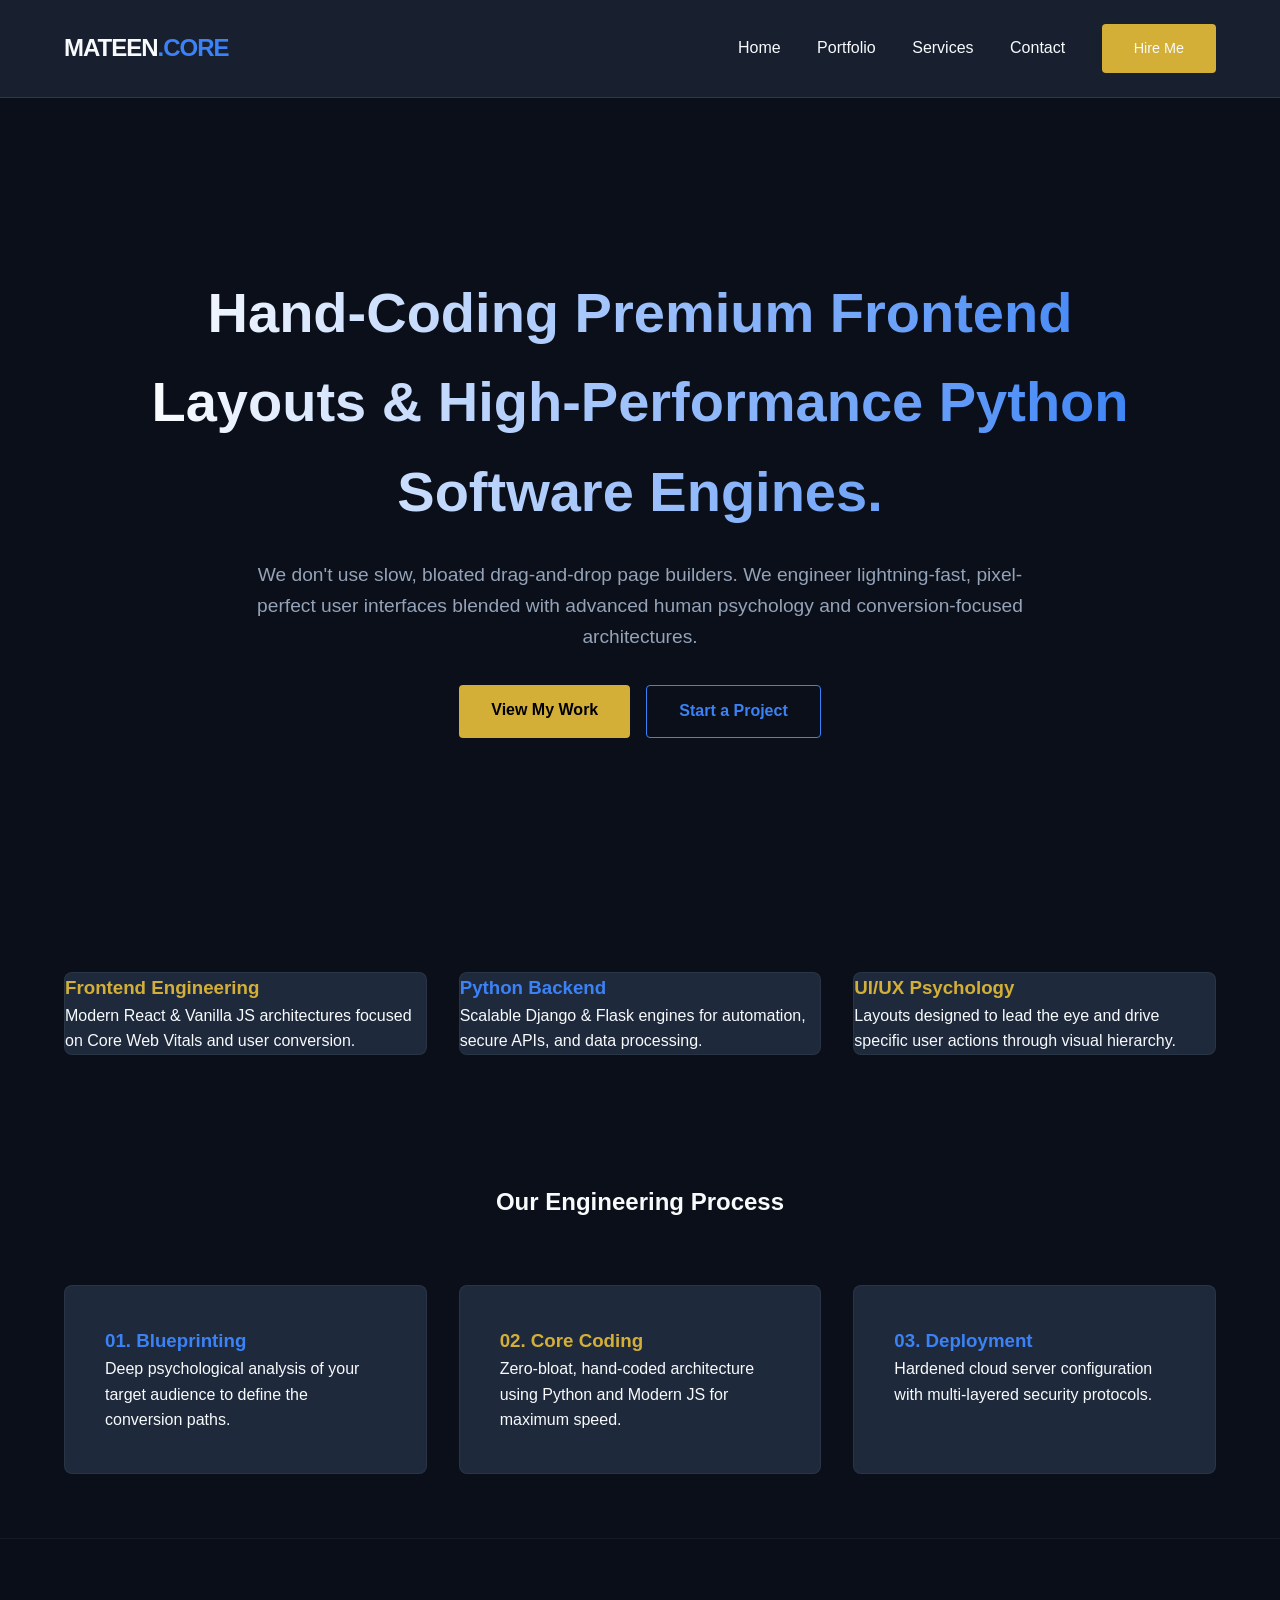
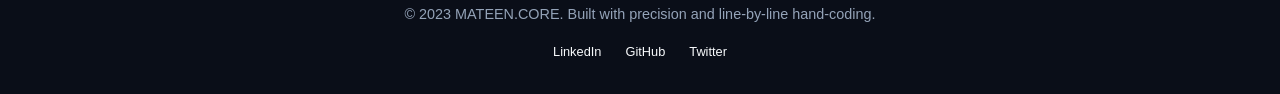
<file: index.html>
<!DOCTYPE html>
<html lang="en">
<head>
    <meta charset="UTF-8">
    <meta name="viewport" content="width=device-width, initial-scale=1.0">
    <title>Mateen | Full-Stack Web Engineer</title>
    <meta name="description" content="Premium hand-coded frontend layouts and high-performance Python backend engines by Mateen.">
    <link rel="icon" type="image/png" href="https://cdn-icons-png.flaticon.com/512/606/606204.png"> <!-- Placeholder Dev Icon -->
    <link rel="stylesheet" href="style.css">
</head>
<body>
    <nav>
        <div class="logo">MATEEN<span>.CORE</span></div>
        <div class="nav-links">
            <a href="index.html">Home</a>
            <a href="portfolio.html">Portfolio</a>
            <a href="services.html">Services</a>
            <a href="contact.html">Contact</a>
            <a href="contact.html" class="btn btn-primary nav-cta">Hire Me</a>
        </div>
    </nav>

    <main>
        <header class="hero">
            <h1>Hand-Coding Premium Frontend Layouts & High-Performance Python Software Engines.</h1>
            <p>We don't use slow, bloated drag-and-drop page builders. We engineer lightning-fast, pixel-perfect user interfaces blended with advanced human psychology and conversion-focused architectures.</p>
            <div class="cta-group">
                <a href="portfolio.html" class="btn btn-primary">View My Work</a>
                <a href="contact.html" class="btn btn-secondary">Start a Project</a>
            </div>
        </header>

        <section class="grid">
            <div class="card">
                <h3 class="card-title-gold">Frontend Engineering</h3>
                <p>Modern React & Vanilla JS architectures focused on Core Web Vitals and user conversion.</p>
            </div>
            <div class="card">
                <h3 class="card-title-blue">Python Backend</h3>
                <p>Scalable Django & Flask engines for automation, secure APIs, and data processing.</p>
            </div>
            <div class="card">
                <h3 class="card-title-gold">UI/UX Psychology</h3>
                <p>Layouts designed to lead the eye and drive specific user actions through visual hierarchy.</p>
            </div>
        </section>

        <div class="section-header">
            <h2>Our Engineering Process</h2>
        </div>
        <section class="grid">
            <div class="card">
                <div class="card-content">
                    <h3 class="card-title-blue">01. Blueprinting</h3>
                    <p>Deep psychological analysis of your target audience to define the conversion paths.</p>
                </div>
            </div>
            <div class="card">
                <div class="card-content">
                    <h3 class="card-title-gold">02. Core Coding</h3>
                    <p>Zero-bloat, hand-coded architecture using Python and Modern JS for maximum speed.</p>
                </div>
            </div>
            <div class="card">
                <div class="card-content">
                    <h3 class="card-title-blue">03. Deployment</h3>
                    <p>Hardened cloud server configuration with multi-layered security protocols.</p>
                </div>
            </div>
        </section>
    </main>

    <footer>
        <div class="footer-content">
            <p>&copy; 2023 MATEEN.CORE. Built with precision and line-by-line hand-coding.</p>
            <div class="social-links">
                <a href="#">LinkedIn</a>
                <a href="#">GitHub</a>
                <a href="#">Twitter</a>
            </div>
        </div>
    </footer>
</body>
</html>
</file>
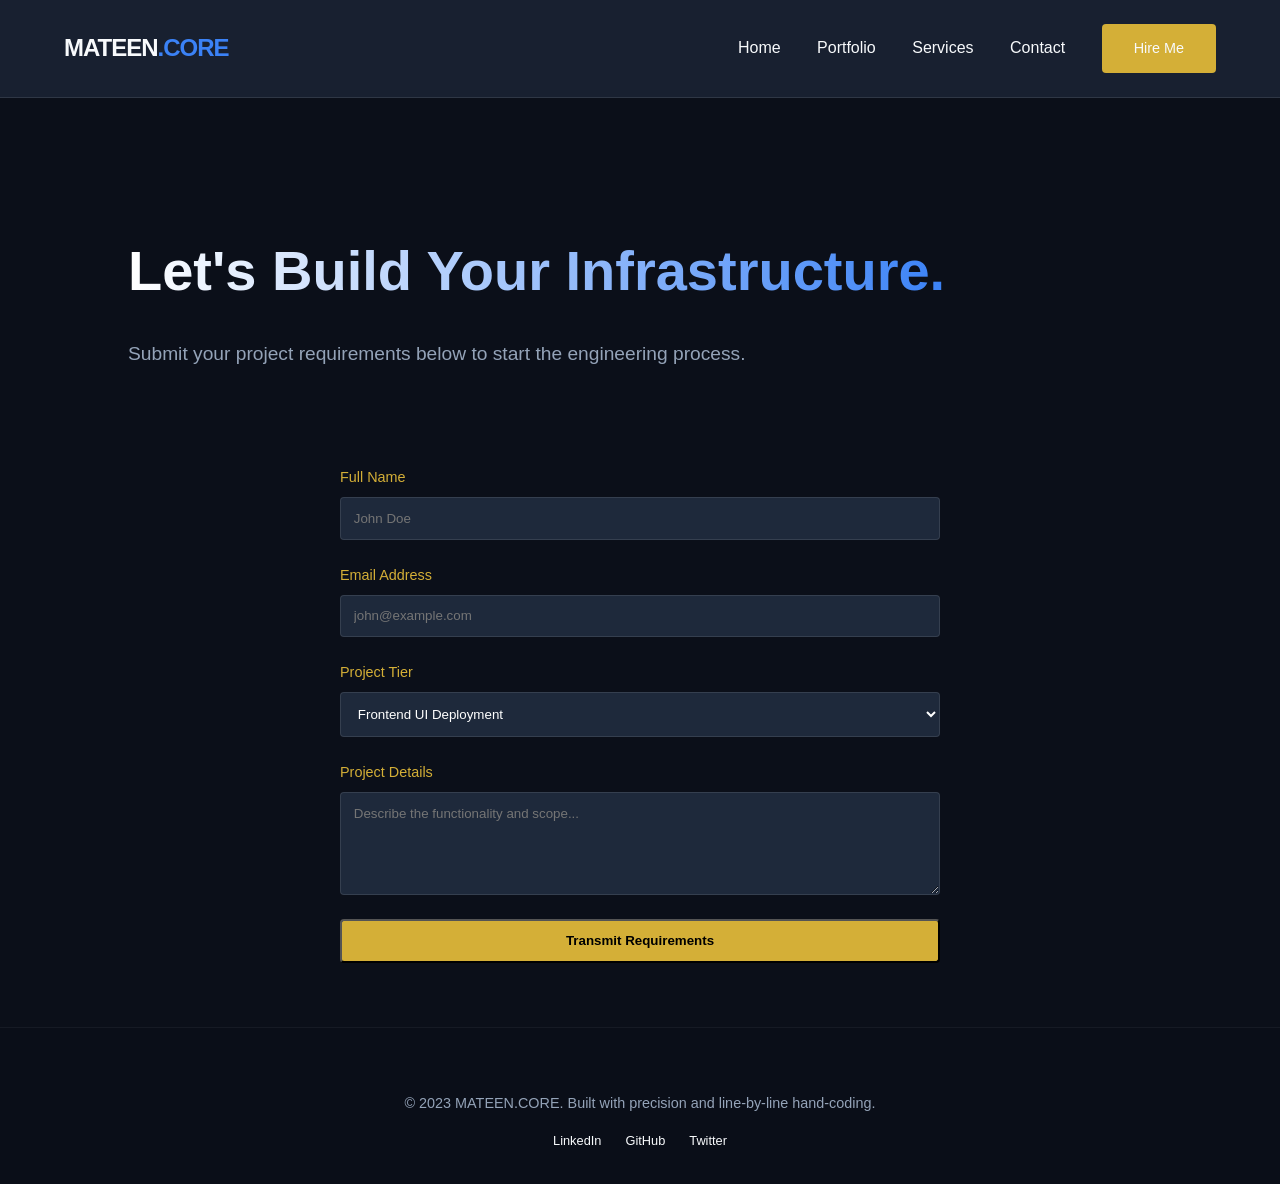
<file: contact.html>
<!DOCTYPE html>
<html lang="en">
<head>
    <meta charset="UTF-8">
    <meta name="viewport" content="width=device-width, initial-scale=1.0">
    <title>Mateen | Start Building</title>
    <meta name="description" content="Get in touch with Mateen to start engineering your next high-performance web project.">
    <link rel="icon" type="image/png" href="https://cdn-icons-png.flaticon.com/512/606/606204.png">
    <link rel="stylesheet" href="style.css">
</head>
<body>
    <nav>
        <div class="logo">MATEEN<span>.CORE</span></div>
        <div class="nav-links">
            <a href="index.html">Home</a>
            <a href="portfolio.html">Portfolio</a>
            <a href="services.html">Services</a>
            <a href="contact.html">Contact</a>
            <a href="contact.html" class="btn btn-primary nav-cta">Hire Me</a>
        </div>
    </nav>

    <main>
        <section class="hero hero-compact">
            <h1>Let's Build Your Infrastructure.</h1>
            <p>Submit your project requirements below to start the engineering process.</p>
        </section>

        <form class="contact-form" action="https://formspree.io/f/mbdbznrd" method="POST">
            <div class="form-group">
                <label>Full Name</label>
                <input type="text" name="name" placeholder="John Doe" required>
            </div>
            <div class="form-group">
                <label>Email Address</label>
                <input type="email" name="email" placeholder="john@example.com" required>
            </div>
            <div class="form-group">
                <label>Project Tier</label>
                <select name="tier">
                    <option>Frontend UI Deployment</option>
                    <option>Python Backend Engine</option>
                    <option>Full-Stack Custom Build</option>
                </select>
            </div>
            <div class="form-group">
                <label>Project Details</label>
                <textarea name="message" rows="5" placeholder="Describe the functionality and scope..." required></textarea>
            </div>
            <button type="submit" class="btn btn-primary">Transmit Requirements</button>
        </form>
    </main>

    <footer>
        <div class="footer-content">
            <p>&copy; 2023 MATEEN.CORE. Built with precision and line-by-line hand-coding.</p>
            <div class="social-links">
                <a href="#">LinkedIn</a>
                <a href="#">GitHub</a>
                <a href="#">Twitter</a>
            </div>
        </div>
    </footer>
</body>
</html>
</file>
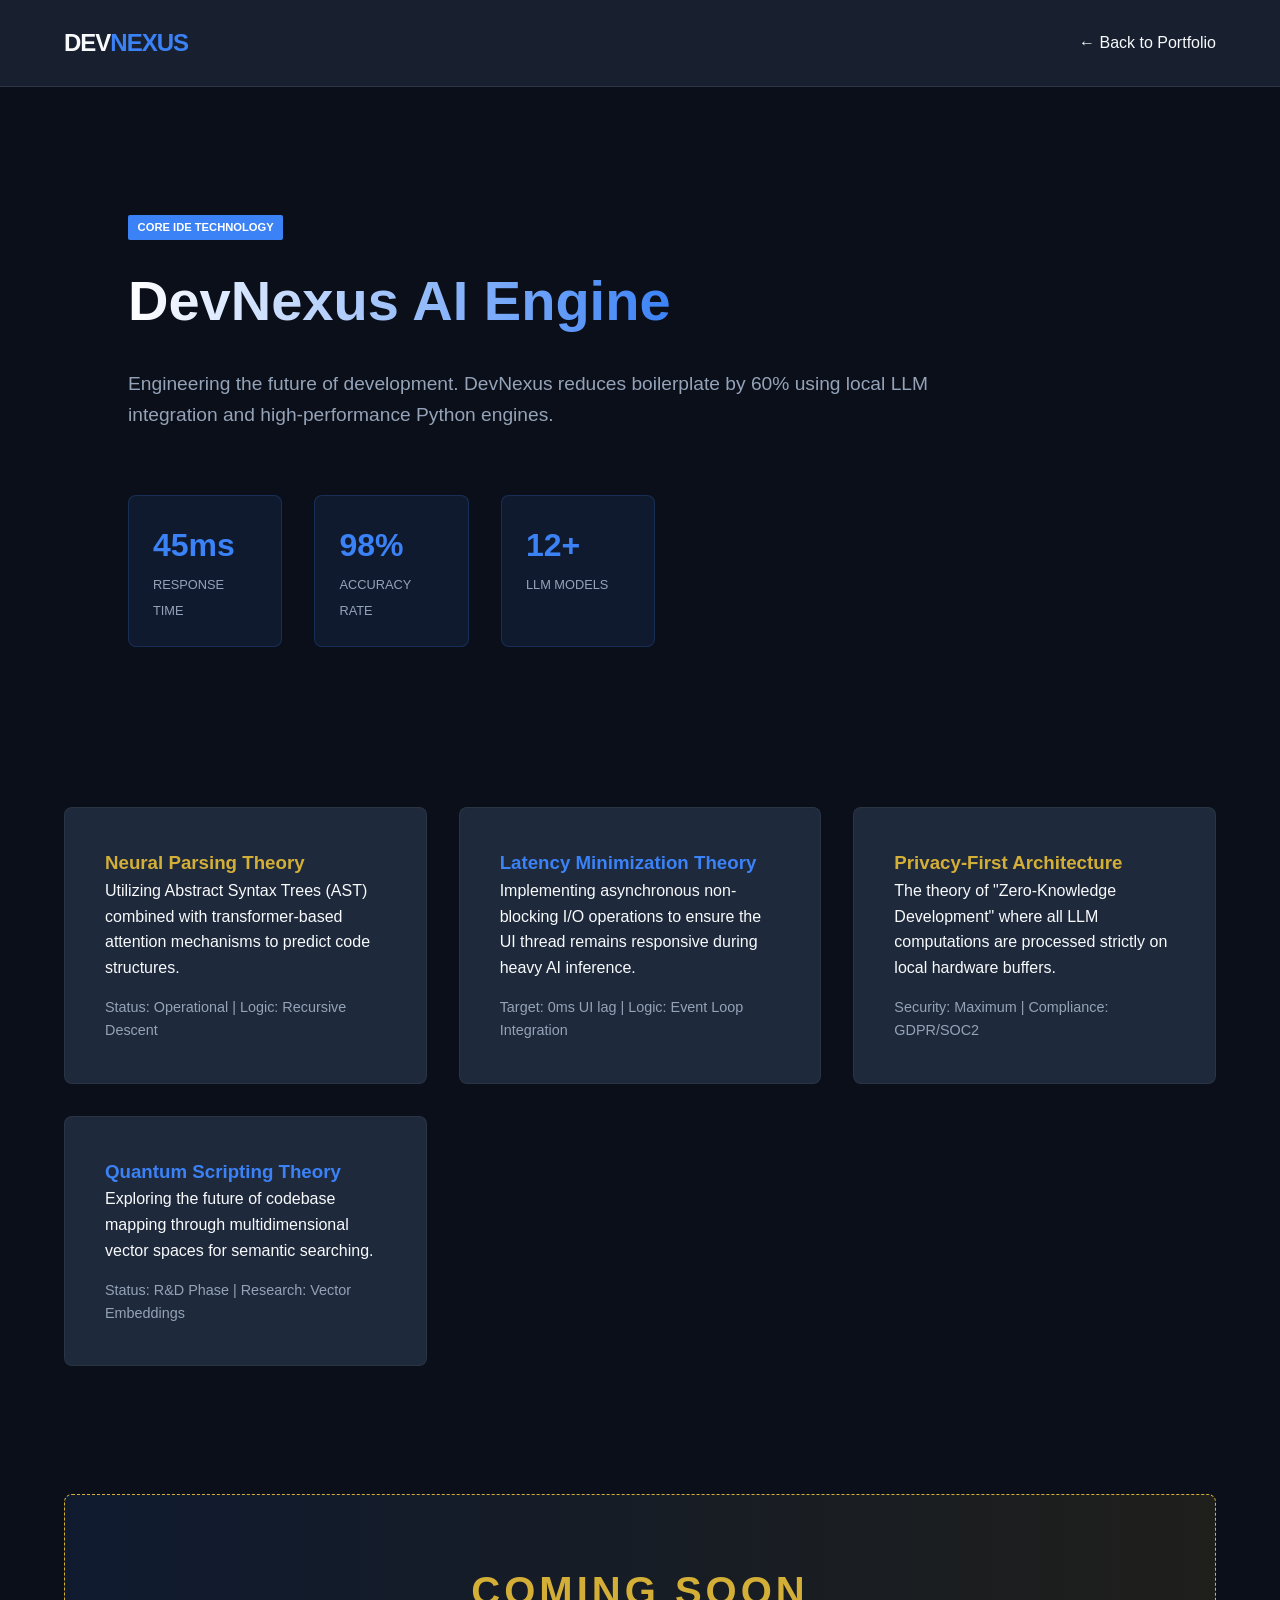
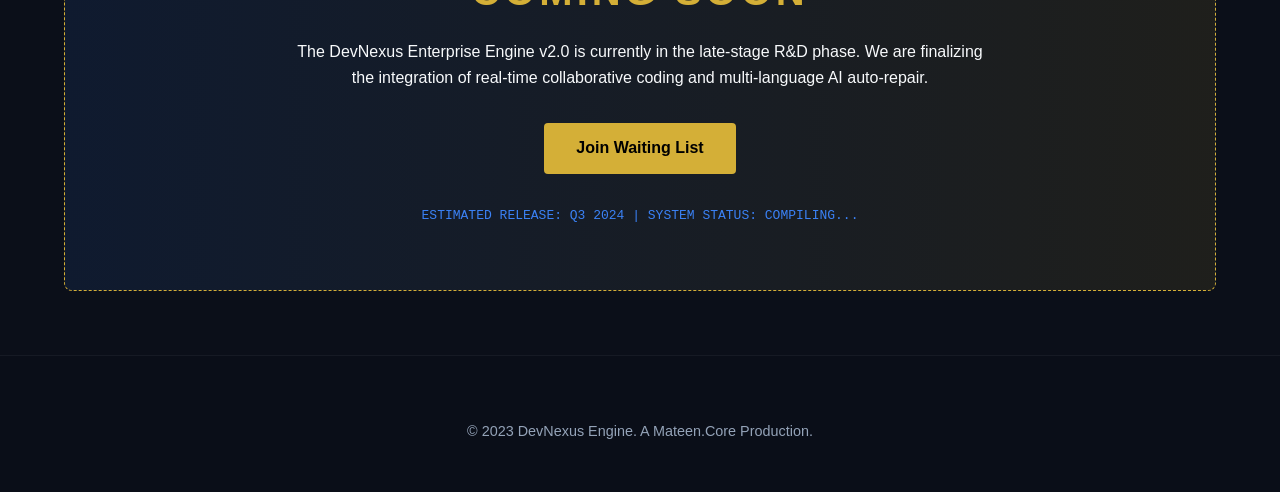
<file: devnexus.html>
<!DOCTYPE html>
<html lang="en">
<head>
    <meta charset="UTF-8">
    <meta name="viewport" content="width=device-width, initial-scale=1.0">
    <title>DevNexus | AI Code Editor Engine</title>
    <link rel="stylesheet" href="style.css">
</head>
<body>
    <nav>
        <div class="logo">DEV<span>NEXUS</span></div>
        <div class="nav-links">
            <a href="portfolio.html">← Back to Portfolio</a>
        </div>
    </nav>

    <main>
        <section class="hero hero-compact">
            <span class="featured-badge">Core IDE Technology</span>
            <h1 class="card-title-blue">DevNexus AI Engine</h1>
            <p>Engineering the future of development. DevNexus reduces boilerplate by 60% using local LLM integration and high-performance Python engines.</p>
            
            <div class="stats-container">
                <div class="stat-box">
                    <span class="stat-number">45ms</span>
                    <span class="stat-label">Response Time</span>
                </div>
                <div class="stat-box">
                    <span class="stat-number">98%</span>
                    <span class="stat-label">Accuracy Rate</span>
                </div>
                <div class="stat-box">
                    <span class="stat-number">12+</span>
                    <span class="stat-label">LLM Models</span>
                </div>
            </div>
        </section>

        <section class="grid">
            <!-- Theoretical Foundations -->
            <div class="card">
                <div class="card-content">
                    <h3 class="card-title-gold">Neural Parsing Theory</h3>
                    <p>Utilizing Abstract Syntax Trees (AST) combined with transformer-based attention mechanisms to predict code structures.</p>
                    <div class="theory-detail">
                        Status: Operational | Logic: Recursive Descent
                    </div>
                </div>
            </div>
            <div class="card">
                <div class="card-content">
                    <h3 class="card-title-blue">Latency Minimization Theory</h3>
                    <p>Implementing asynchronous non-blocking I/O operations to ensure the UI thread remains responsive during heavy AI inference.</p>
                    <div class="theory-detail">
                        Target: 0ms UI lag | Logic: Event Loop Integration
                    </div>
                </div>
            </div>
            <div class="card">
                <div class="card-content">
                    <h3 class="card-title-gold">Privacy-First Architecture</h3>
                    <p>The theory of "Zero-Knowledge Development" where all LLM computations are processed strictly on local hardware buffers.</p>
                    <div class="theory-detail">
                        Security: Maximum | Compliance: GDPR/SOC2
                    </div>
                </div>
            </div>
            <div class="card">
                <div class="card-content">
                    <h3 class="card-title-blue">Quantum Scripting Theory</h3>
                    <p>Exploring the future of codebase mapping through multidimensional vector spaces for semantic searching.</p>
                    <div class="theory-detail">
                        Status: R&D Phase | Research: Vector Embeddings
                    </div>
                </div>
            </div>
        </section>

        <!-- Coming Soon Section -->
        <section class="coming-soon-banner">
            <h2>Coming Soon</h2>
            <p style="color: var(--off-white); max-width: 700px; margin: 0 auto 2rem;">
                The DevNexus Enterprise Engine v2.0 is currently in the late-stage R&D phase. 
                We are finalizing the integration of real-time collaborative coding and multi-language AI auto-repair.
            </p>
            <div class="cta-group" style="justify-content: center; opacity: 1;">
                <a href="contact.html" class="btn btn-primary">Join Waiting List</a>
            </div>
            <div style="margin-top: 2rem; color: var(--electric-blue); font-family: monospace;">
                ESTIMATED RELEASE: Q3 2024 | SYSTEM STATUS: COMPILING...
            </div>
        </section>
    </main>

    <footer>
        <div class="footer-content">
            <p>&copy; 2023 DevNexus Engine. A Mateen.Core Production.</p>
        </div>
    </footer>
</body>
</html>
</file>
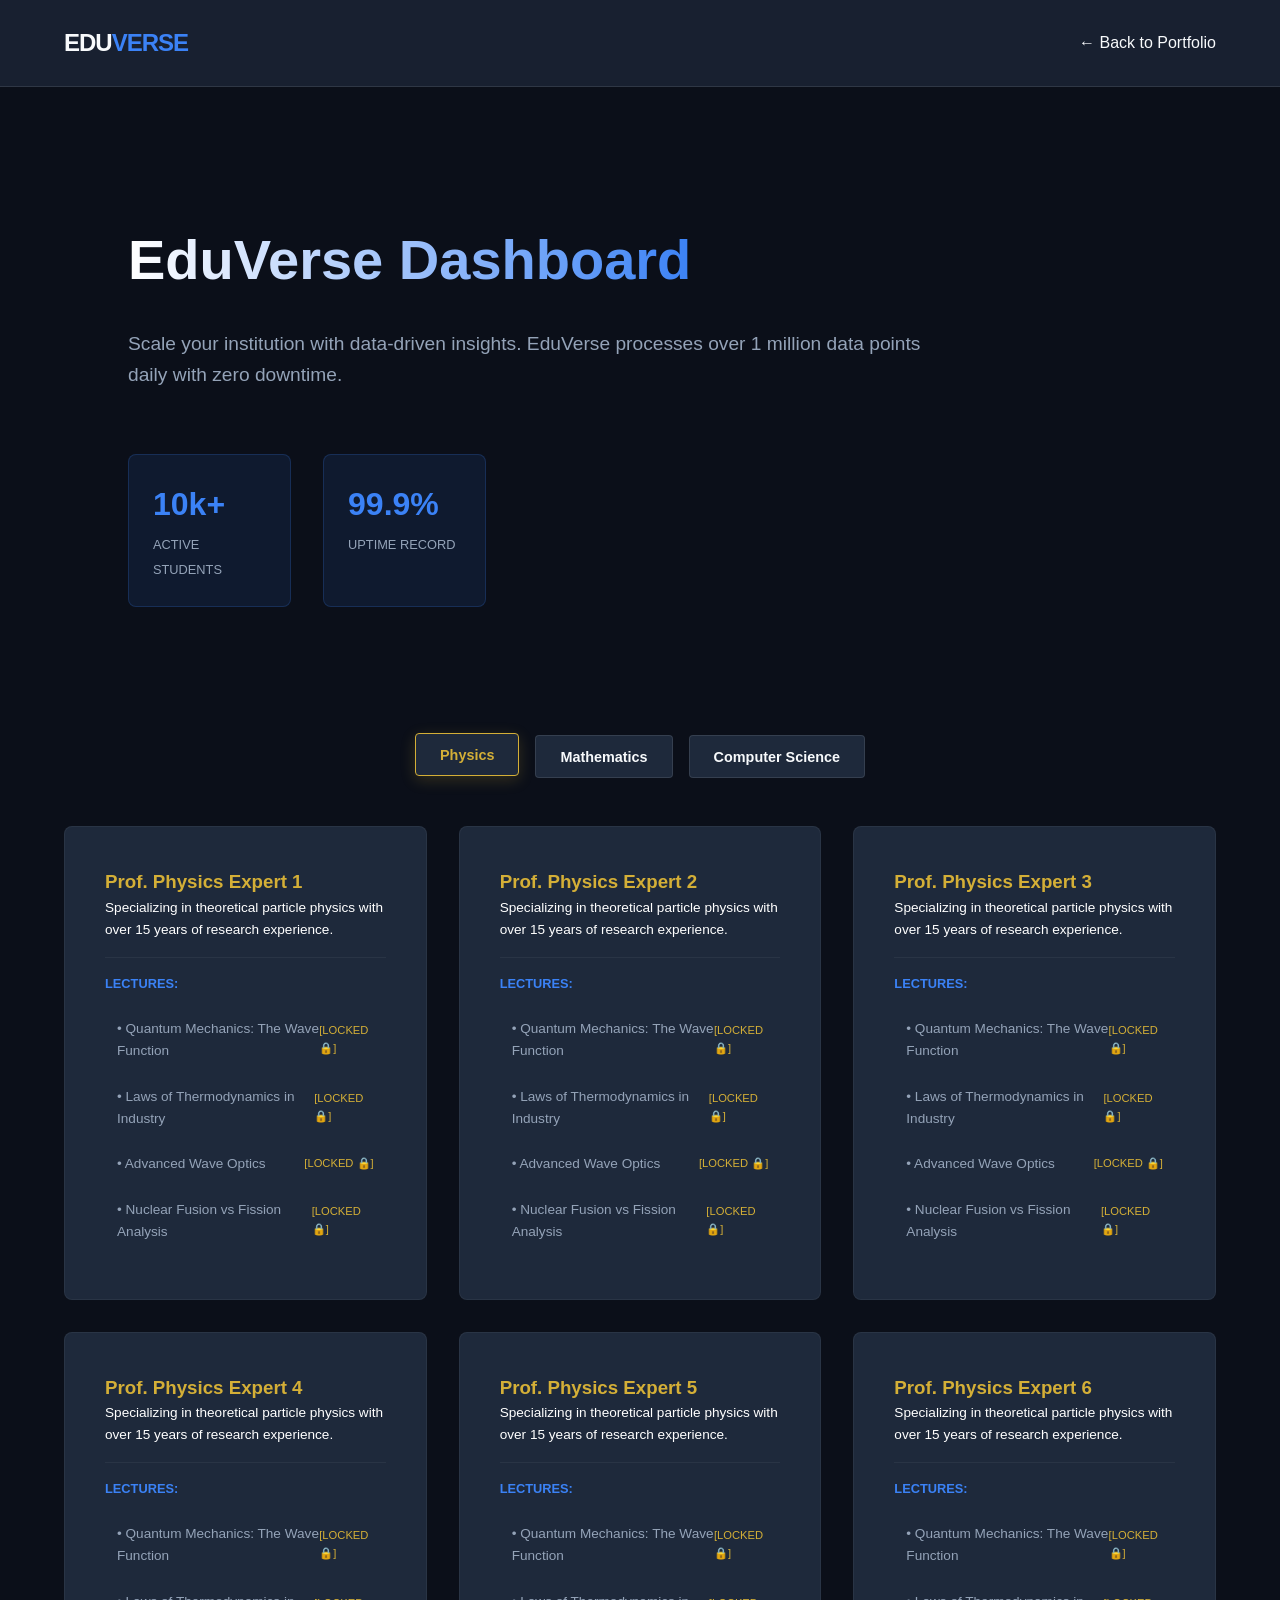
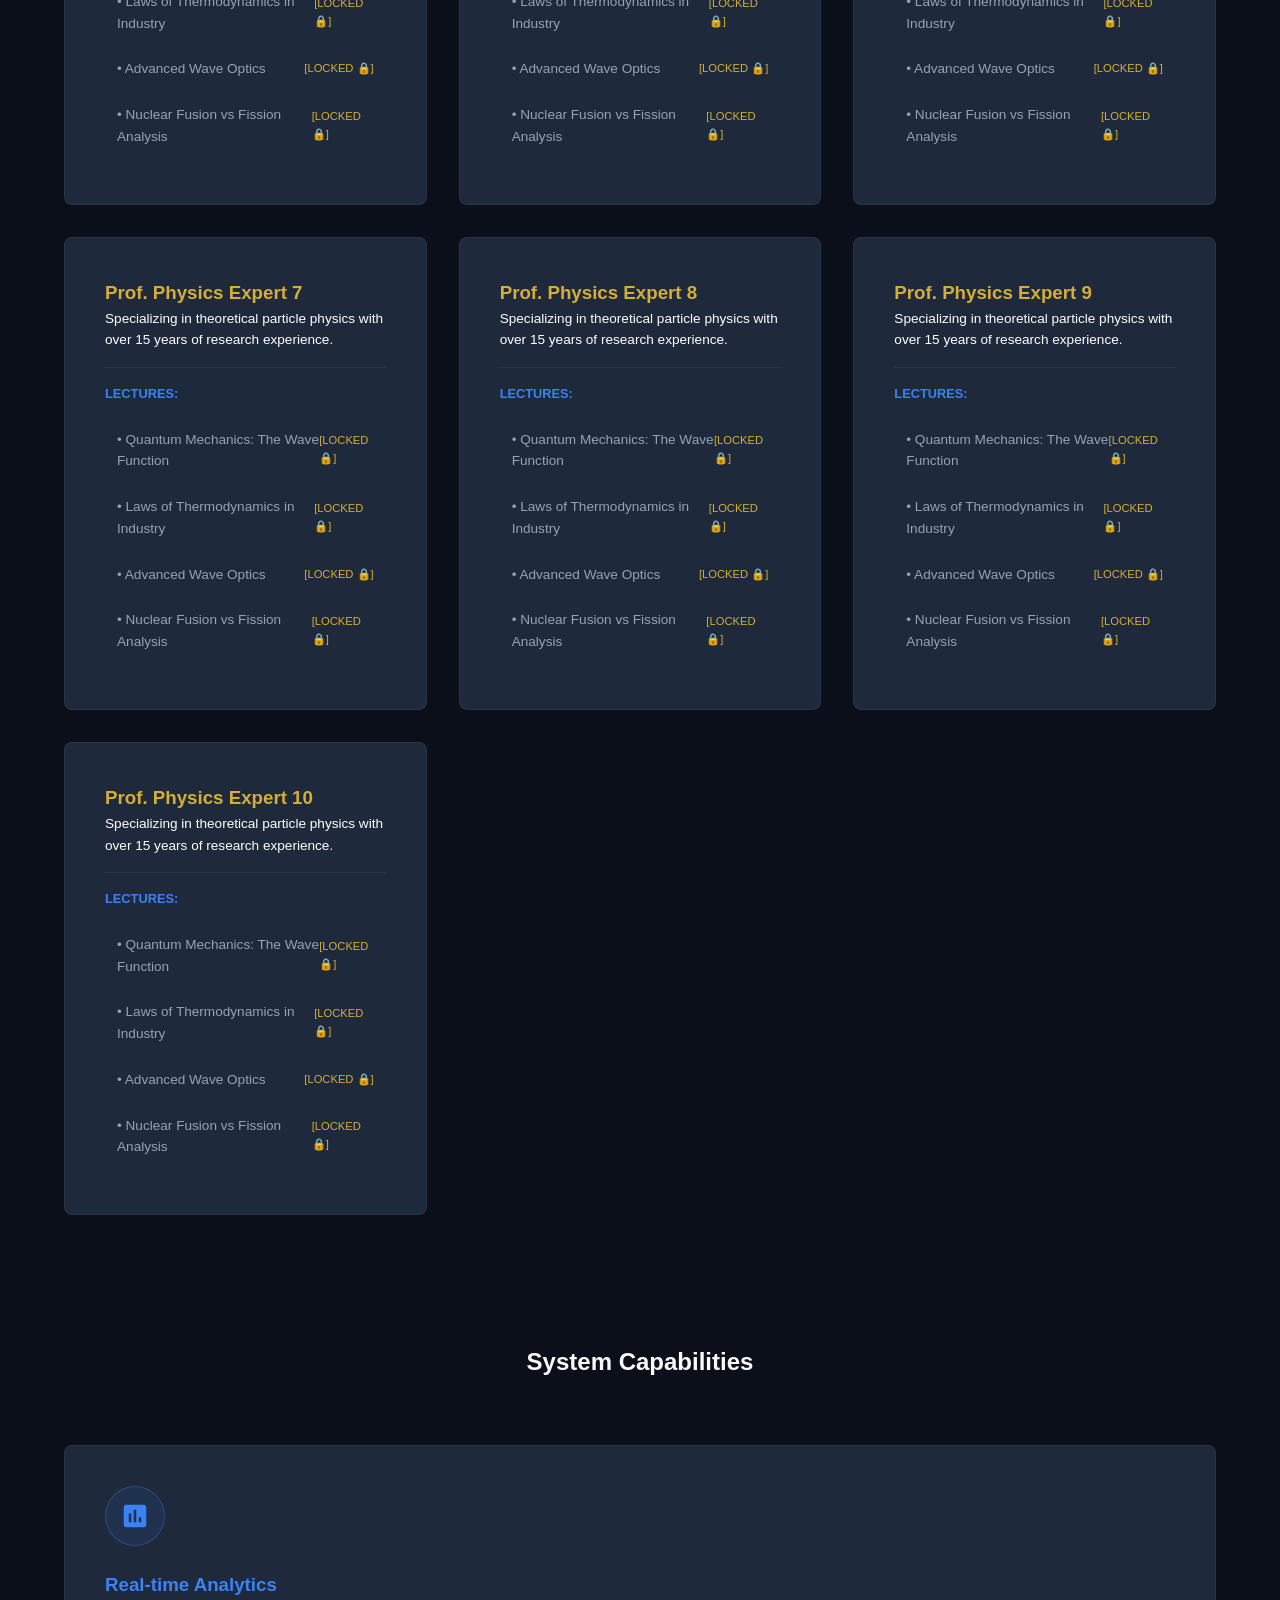
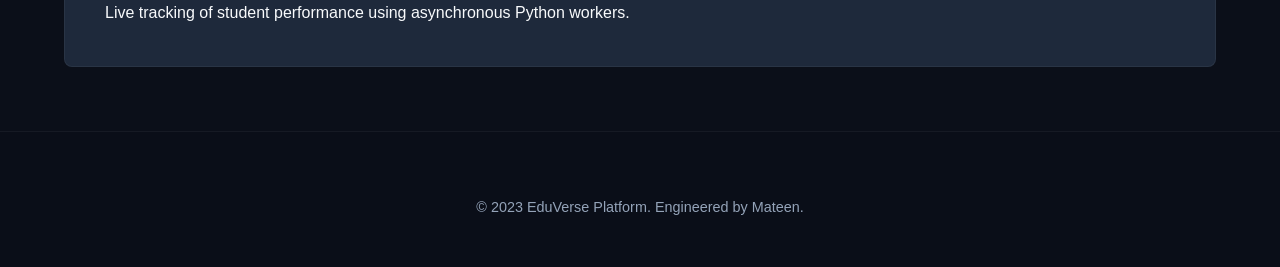
<file: eduverse.html>
<!DOCTYPE html>
<html lang="en">
<head>
    <meta charset="UTF-8">
    <meta name="viewport" content="width=device-width, initial-scale=1.0">
    <title>EduVerse | Academic Dashboard</title>
    <link rel="stylesheet" href="style.css">
</head>
<body>
    <nav>
        <div class="logo">EDU<span>VERSE</span></div>
        <div class="nav-links">
            <a href="portfolio.html">← Back to Portfolio</a>
        </div>
    </nav>

    <main>
        <section class="hero hero-compact">
            <h1 class="card-title-gold">EduVerse Dashboard</h1>
            <p>Scale your institution with data-driven insights. EduVerse processes over 1 million data points daily with zero downtime.</p>
            
            <div class="stats-container">
                <div class="stat-box">
                    <span class="stat-number">10k+</span>
                    <span class="stat-label">Active Students</span>
                </div>
                <div class="stat-box">
                    <span class="stat-number">99.9%</span>
                    <span class="stat-label">Uptime Record</span>
                </div>
            </div>
        </section>

        <!-- Subject Selection Section -->
        <div class="subject-nav">
            <button class="poet-btn subject-btn" data-subject="Physics">Physics</button>
            <button class="poet-btn subject-btn" data-subject="Mathematics">Mathematics</button>
            <button class="poet-btn subject-btn" data-subject="Computer Science">Computer Science</button>
        </div>

        <!-- Dynamic Teachers Display Section -->
        <div id="edu-display" class="grid" style="transition: opacity 0.3s ease; padding-top: 1rem;">
            <!-- JS will inject teachers here -->
        </div>

        <div class="section-header">
            <h2>System Capabilities</h2>
        </div>

        <section class="grid">
            <!-- (Keep existing feature cards here, just move them to the bottom) -->
            <div class="card">
                <div class="card-content">
                    <div class="icon-circle">
                        <svg viewBox="0 0 24 24"><path d="M19 3H5c-1.1 0-2 .9-2 2v14c0 1.1.9 2 2 2h14c1.1 0 2-.9 2-2V5c0-1.1-.9-2-2-2zM9 17H7v-7h2v7zm4 0h-2V7h2v10zm4 0h-2v-4h2v4z"/></svg>
                    </div>
                    <h3 class="card-title-blue">Real-time Analytics</h3>
                    <p>Live tracking of student performance using asynchronous Python workers.</p>
                </div>
            </div>
            <!-- ... other cards ... -->
        </section>
    </main>

    <!-- Premium Access Modal -->
    <div id="login-modal" class="modal-overlay">
        <div class="modal-content">
            <h2 class="card-title-gold" style="margin-bottom: 1rem;">Premium Access Required</h2>
            <p style="color: #94A3B8; margin-bottom: 2rem;">To unlock this lecture and access our full engineering curriculum, please subscribe or log in to your account.</p>
            <div class="cta-group" style="justify-content: center; opacity: 1;">
                <a href="contact.html" class="btn btn-primary">Subscribe Now</a>
                <button onclick="closeModal()" class="btn btn-secondary">Maybe Later</button>
            </div>
            <p style="margin-top: 1.5rem; font-size: 0.8rem; color: var(--electric-blue); cursor: pointer;">Already have an account? Log In</p>
        </div>
    </div>

    <footer>
        <div class="footer-content">
            <p>&copy; 2023 EduVerse Platform. Engineered by Mateen.</p>
        </div>
    </footer>
    <script src="script.js"></script>
</body>
</html>
</file>
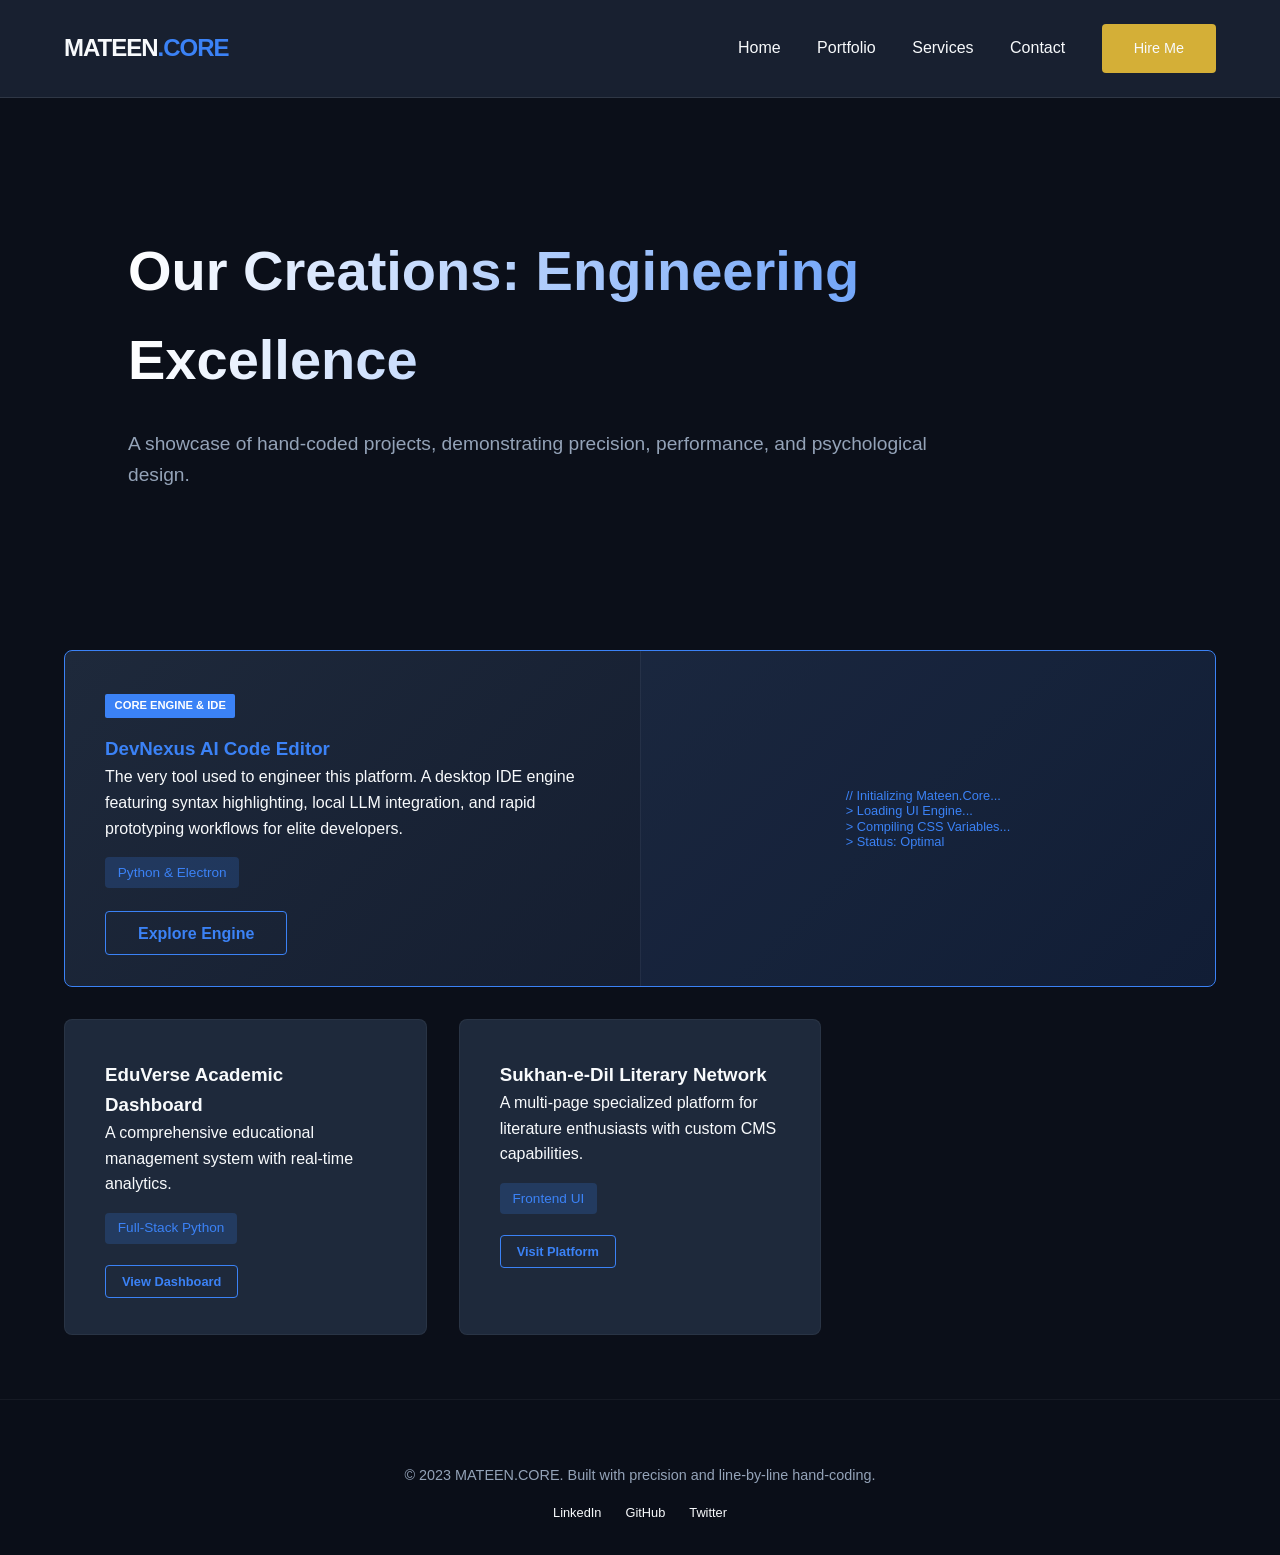
<file: portfolio.html>
<!DOCTYPE html>
<html lang="en">
<head>
    <meta charset="UTF-8">
    <meta name="viewport" content="width=device-width, initial-scale=1.0">
    <title>Mateen | Our Creations</title>
    <meta name="description" content="Explore a showcase of engineering excellence: EduVerse, Sukhan-e-Dil, and DevNexus.">
    <link rel="icon" type="image/png" href="https://cdn-icons-png.flaticon.com/512/606/606204.png">
    <link rel="stylesheet" href="style.css">
</head>
<body>
    <nav>
        <div class="logo">MATEEN<span>.CORE</span></div>
        <div class="nav-links">
            <a href="index.html">Home</a>
            <a href="portfolio.html">Portfolio</a>
            <a href="services.html">Services</a>
            <a href="contact.html">Contact</a>
            <a href="contact.html" class="btn btn-primary nav-cta">Hire Me</a>
        </div>
    </nav>

    <main>
        <section class="hero hero-compact">
            <h1>Our Creations: Engineering Excellence</h1>
            <p>A showcase of hand-coded projects, demonstrating precision, performance, and psychological design.</p>
        </section>

        <section class="grid">
            <!-- Featured Tool: DevNexus -->
            <div class="card project-card featured-project">
                <div class="card-content">
                    <span class="featured-badge">Core Engine & IDE</span>
                    <h3 class="card-title-blue">DevNexus AI Code Editor</h3>
                    <p>The very tool used to engineer this platform. A desktop IDE engine featuring syntax highlighting, local LLM integration, and rapid prototyping workflows for elite developers.</p>
                    <span class="tech-tag">Python & Electron</span>
                    <div style="margin-top: 2rem;">
                        <a href="devnexus.html" class="btn btn-secondary">Explore Engine</a>
                    </div>
                </div>
                <div style="background: rgba(59, 130, 246, 0.05); display: flex; align-items: center; justify-content: center; border-left: 1px solid rgba(255,255,255,0.05);">
                    <code style="color: var(--electric-blue); font-size: 0.8rem; line-height: 1.2;">// Initializing Mateen.Core...<br>> Loading UI Engine...<br>> Compiling CSS Variables...<br>> Status: Optimal</code>
                </div>
            </div>

            <div class="card project-card">
                <div class="card-content">
                    <h3>EduVerse Academic Dashboard</h3>
                    <p>A comprehensive educational management system with real-time analytics.</p>
                    <span class="tech-tag">Full-Stack Python</span>
                    <div style="margin-top: 1.5rem;">
                        <a href="eduverse.html" class="btn btn-secondary" style="padding: 0.5rem 1rem; font-size: 0.8rem;">View Dashboard</a>
                    </div>
                </div>
            </div>

            <div class="card project-card">
                <div class="card-content">
                    <h3>Sukhan-e-Dil Literary Network</h3>
                    <p>A multi-page specialized platform for literature enthusiasts with custom CMS capabilities.</p>
                    <span class="tech-tag">Frontend UI</span>
                    <div style="margin-top: 1.5rem;">
                        <a href="sukhan-e-dil.html" class="btn btn-secondary" style="padding: 0.5rem 1rem; font-size: 0.8rem;">Visit Platform</a>
                    </div>
                </div>
            </div>
        </section>
    </main>

    <footer>
        <div class="footer-content">
            <p>&copy; 2023 MATEEN.CORE. Built with precision and line-by-line hand-coding.</p>
            <div class="social-links">
                <a href="#">LinkedIn</a>
                <a href="#">GitHub</a>
                <a href="#">Twitter</a>
            </div>
        </div>
    </footer>
</body>
</html>
</file>
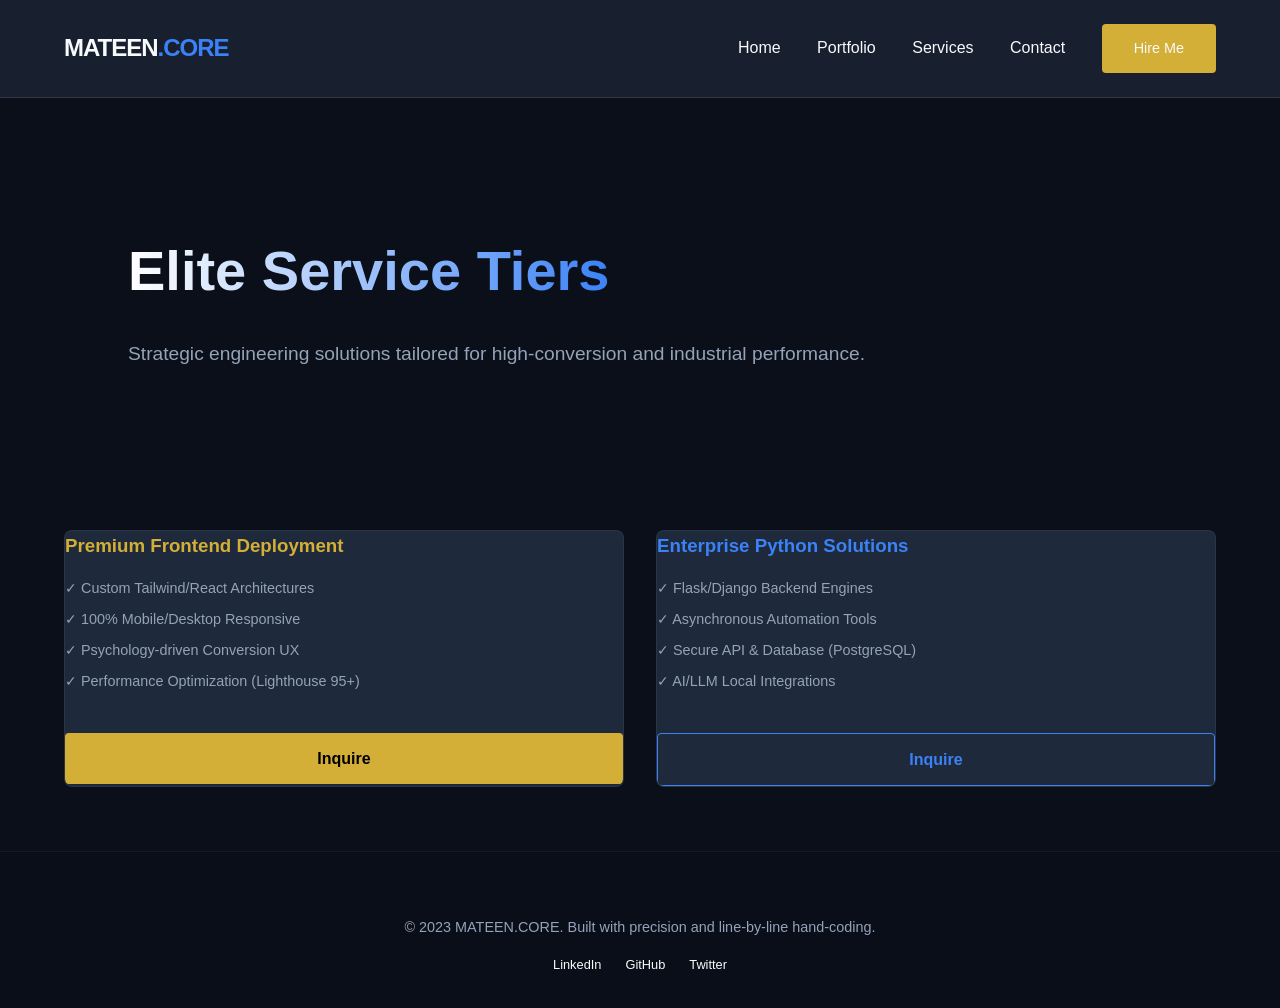
<file: services.html>
<!DOCTYPE html>
<html lang="en">
<head>
    <meta charset="UTF-8">
    <meta name="viewport" content="width=device-width, initial-scale=1.0">
    <title>Mateen | Specialized Services</title>
    <meta name="description" content="Elite frontend and Python backend service tiers for high-conversion and performance.">
    <link rel="icon" type="image/png" href="https://cdn-icons-png.flaticon.com/512/606/606204.png">
    <link rel="stylesheet" href="style.css">
</head>
<body>
    <nav>
        <div class="logo">MATEEN<span>.CORE</span></div>
        <div class="nav-links">
            <a href="index.html">Home</a>
            <a href="portfolio.html">Portfolio</a>
            <a href="services.html">Services</a>
            <a href="contact.html">Contact</a>
            <a href="contact.html" class="btn btn-primary nav-cta">Hire Me</a>
        </div>
    </nav>

    <main>
        <section class="hero hero-compact">
            <h1>Elite Service Tiers</h1>
            <p>Strategic engineering solutions tailored for high-conversion and industrial performance.</p>
        </section>

        <section class="grid">
            <div class="card">
                <h3 class="card-title-gold">Premium Frontend Deployment</h3>
                <ul style="list-style: none; margin-top: 1rem; color: #94A3B8;">
                    <li>✓ Custom Tailwind/React Architectures</li>
                    <li>✓ 100% Mobile/Desktop Responsive</li>
                    <li>✓ Psychology-driven Conversion UX</li>
                    <li>✓ Performance Optimization (Lighthouse 95+)</li>
                </ul>
                <a href="contact.html" class="btn btn-primary" style="display: block; margin-top: 2rem; text-align: center;">Inquire</a>
            </div>

            <div class="card">
                <h3 class="card-title-blue">Enterprise Python Solutions</h3>
                <ul style="list-style: none; margin-top: 1rem; color: #94A3B8;">
                    <li>✓ Flask/Django Backend Engines</li>
                    <li>✓ Asynchronous Automation Tools</li>
                    <li>✓ Secure API & Database (PostgreSQL)</li>
                    <li>✓ AI/LLM Local Integrations</li>
                </ul>
                <a href="contact.html" class="btn btn-secondary" style="display: block; margin-top: 2rem; text-align: center;">Inquire</a>
            </div>
        </section>
    </main>

    <footer>
        <div class="footer-content">
            <p>&copy; 2023 MATEEN.CORE. Built with precision and line-by-line hand-coding.</p>
            <div class="social-links">
                <a href="#">LinkedIn</a>
                <a href="#">GitHub</a>
                <a href="#">Twitter</a>
            </div>
        </div>
    </footer>
</body>
</html>
</file>
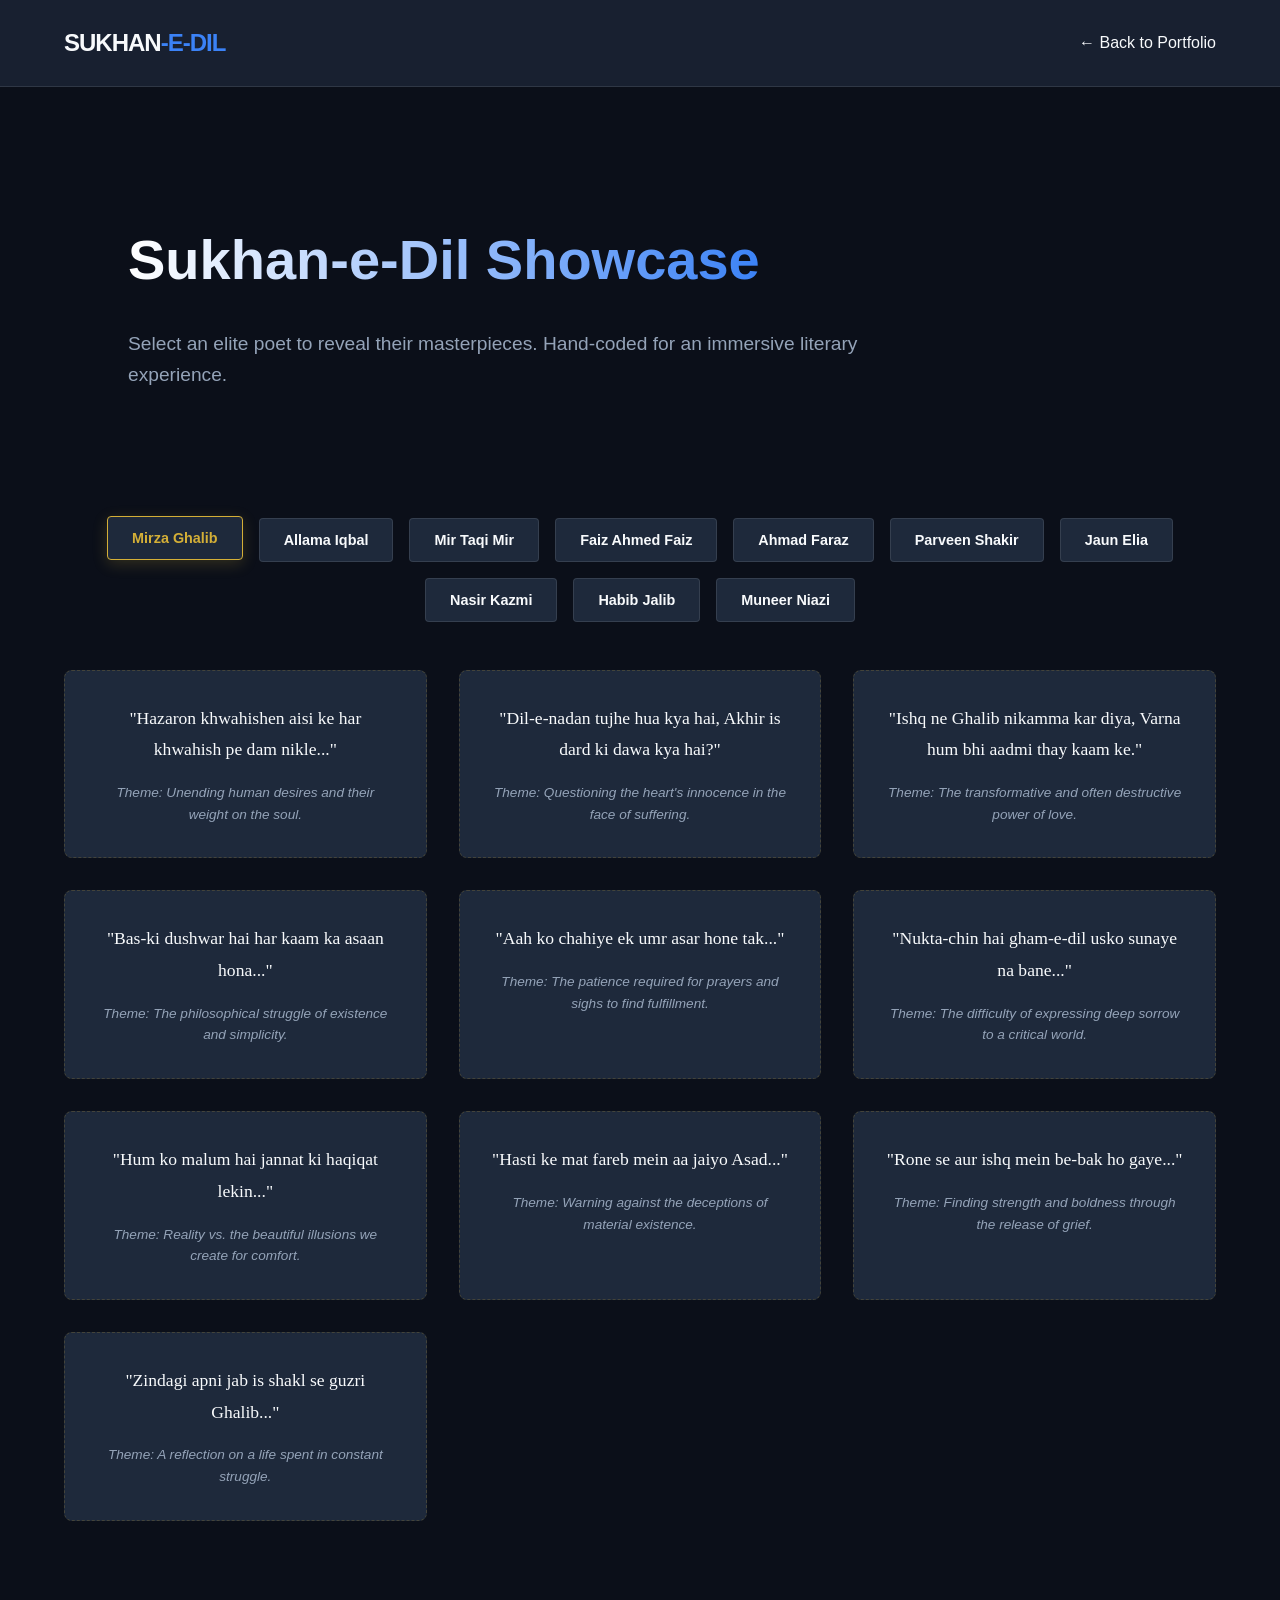
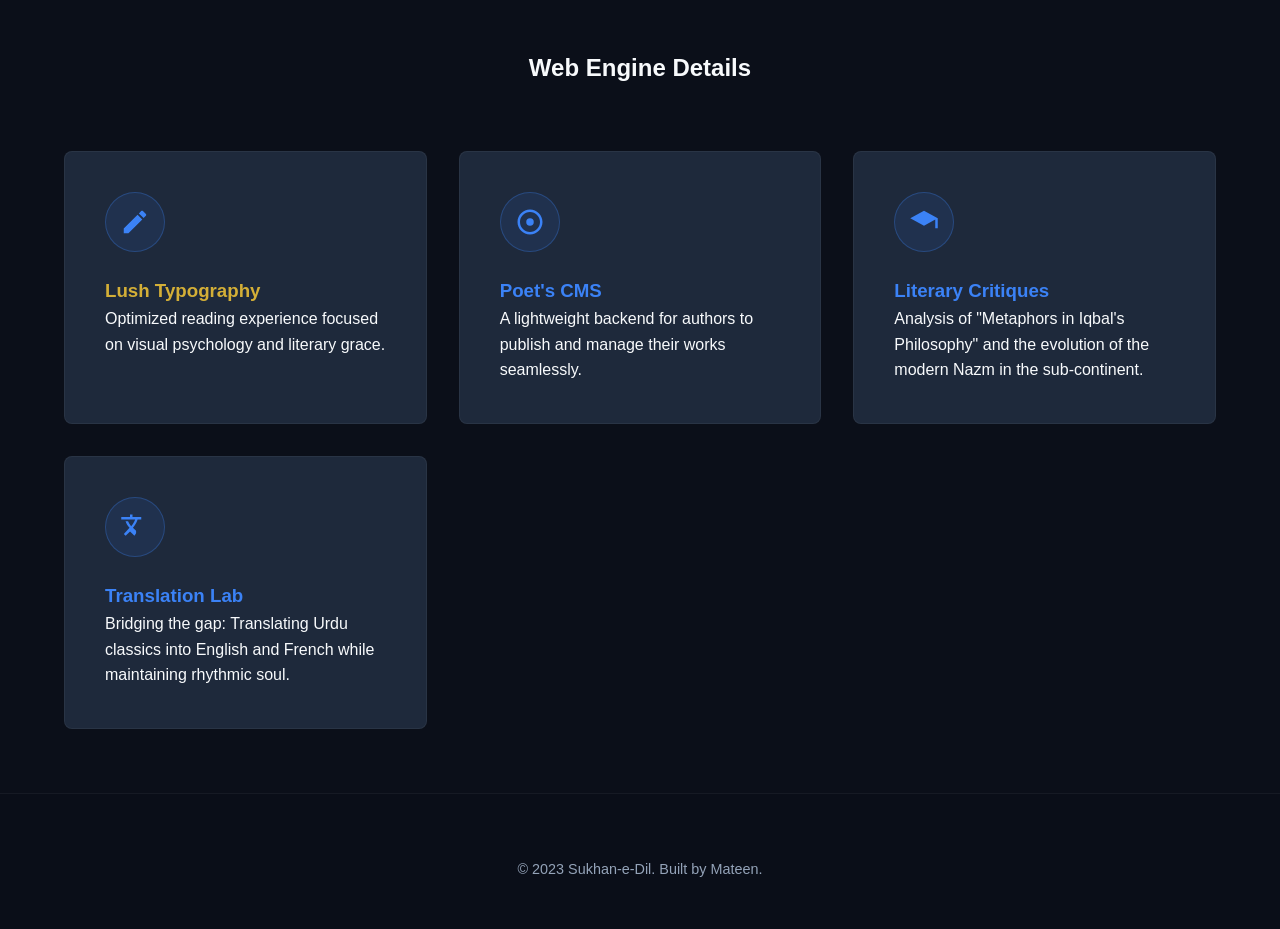
<file: sukhan-e-dil.html>
<!DOCTYPE html>
<html lang="en">
<head>
    <meta charset="UTF-8">
    <meta name="viewport" content="width=device-width, initial-scale=1.0">
    <title>Sukhan-e-Dil | Literary Network</title>
    <link rel="stylesheet" href="style.css">
</head>
<body>
    <nav>
        <div class="logo">SUKHAN<span>-E-DIL</span></div>
        <div class="nav-links">
            <a href="portfolio.html">← Back to Portfolio</a>
        </div>
    </nav>

    <main>
        <section class="hero hero-compact">
            <h1 class="card-title-gold">Sukhan-e-Dil Showcase</h1>
            <p>Select an elite poet to reveal their masterpieces. Hand-coded for an immersive literary experience.</p>
        </section>

        <!-- Poet Selection Section -->
        <div class="poet-nav">
            <button class="poet-btn" data-poet="Ghalib">Mirza Ghalib</button>
            <button class="poet-btn" data-poet="Iqbal">Allama Iqbal</button>
            <button class="poet-btn" data-poet="Mir">Mir Taqi Mir</button>
            <button class="poet-btn" data-poet="Faiz">Faiz Ahmed Faiz</button>
            <button class="poet-btn" data-poet="Faraz">Ahmad Faraz</button>
            <button class="poet-btn" data-poet="Parveen">Parveen Shakir</button>
            <button class="poet-btn" data-poet="Jaun">Jaun Elia</button>
            <button class="poet-btn" data-poet="Nasir">Nasir Kazmi</button>
            <button class="poet-btn" data-poet="Jalib">Habib Jalib</button>
            <button class="poet-btn" data-poet="Muneer">Muneer Niazi</button>
        </div>

        <!-- Dynamic Shers Display Section -->
        <div id="shers-display" class="grid" style="transition: opacity 0.3s ease; padding-top: 1rem;">
            <!-- JS will inject shers here -->
        </div>

        <div class="section-header">
            <h2>Web Engine Details</h2>
        </div>

        <section class="grid" id="features-detail">
            <div class="card">
                <div class="card-content">
                    <div class="icon-circle">
                        <svg viewBox="0 0 24 24"><path d="M3 17.25V21h3.75L17.81 9.94l-3.75-3.75L3 17.25zM20.71 7.04c.39-.39.39-1.02 0-1.41l-2.34-2.34c-.39-.39-1.02-.39-1.41 0l-1.83 1.83 3.75 3.75 1.83-1.83z"/></svg>
                    </div>
                    <h3 class="card-title-gold">Lush Typography</h3>
                    <p>Optimized reading experience focused on visual psychology and literary grace.</p>
                </div>
            </div>
            <div class="card">
                <div class="card-content">
                    <div class="icon-circle">
                        <svg viewBox="0 0 24 24"><path d="M12 2C6.48 2 2 6.48 2 12s4.48 10 10 10 10-4.48 10-10S17.52 2 12 2zm0 18c-4.41 0-8-3.59-8-8s3.59-8 8-8 8 3.59 8 8-3.59 8-8 8z"/><circle cx="12" cy="12" r="3"/></svg>
                    </div>
                    <h3 class="card-title-blue">Poet's CMS</h3>
                    <p>A lightweight backend for authors to publish and manage their works seamlessly.</p>
                </div>
            </div>
            <div class="card">
                <div class="card-content">
                    <div class="icon-circle">
                        <svg viewBox="0 0 24 24"><path d="M12 3L1 9l11 6 9-4.91V17h2V9L12 3z"/></svg>
                    </div>
                    <h3 class="card-title-blue">Literary Critiques</h3>
                    <p>Analysis of "Metaphors in Iqbal's Philosophy" and the evolution of the modern Nazm in the sub-continent.</p>
                </div>
            </div>
            <div class="card">
                <div class="card-content">
                    <div class="icon-circle">
                        <svg viewBox="0 0 24 24"><path d="M12.87 15.07l-2.54-2.51.03-.03c1.74-1.94 2.98-4.17 3.71-6.53H17V4h-7V2H8v2H1v2h11.17c-.77 2.07-1.86 3.83-3.23 5.36-1.11-1.24-1.93-2.58-2.48-3.96H4.43c.66 1.9 1.75 3.65 3.19 5.21L3.08 17.65 4.5 19.07l3.54-3.54 3.53 3.53 1.3-1.99z"/></svg>
                    </div>
                    <h3 class="card-title-blue">Translation Lab</h3>
                    <p>Bridging the gap: Translating Urdu classics into English and French while maintaining rhythmic soul.</p>
                </div>
            </div>
        </section>
    </main>

    <footer>
        <div class="footer-content">
            <p>&copy; 2023 Sukhan-e-Dil. Built by Mateen.</p>
        </div>
    </footer>
    <script src="script.js"></script>
</body>
</html>
</file>
<file: style.css>
/* DESIGN SYSTEM */
:root {
    --bg-deep-slate: #0B0F19;
    --card-tech-slate: #1E293B;
    --matte-gold: #D4AF37;
    --electric-blue: #3B82F6;
    --off-white: #F8FAFC;
    --glass-bg: rgba(30, 41, 59, 0.7);
}

/* Google Fonts - Inter */
@import url('https://fonts.googleapis.com/css2?family=Inter:wght@300;400;500;600;700;800&display=swap');
/* Google Fonts - Playfair Display for Poetry */
@import url('https://fonts.googleapis.com/css2?family=Playfair+Display:ital,wght@0,400;0,700;1,400&display=swap');

/* Base Styles */
/* -------------------------------------------------------------------------- */

html {
    scroll-behavior: smooth;
}

* {
    margin: 0;
    padding: 0;
    box-sizing: border-box;
    font-family: 'Inter', -apple-system, BlinkMacSystemFont, "Segoe UI", Roboto, sans-serif;
}

/* Custom Text Selection */
::selection {
    background-color: var(--matte-gold);
    color: var(--bg-deep-slate);
}

body {
    background-color: var(--bg-deep-slate);
    color: var(--off-white);
    line-height: 1.6;
    overflow-x: hidden;
}

/* Navigation */
/* -------------------------------------------------------------------------- */

/* Glassmorphic Navbar */
nav {
    position: sticky;
    top: 0;
    z-index: 1000;
    background: var(--glass-bg);
    backdrop-filter: blur(12px);
    border-bottom: 1px solid rgba(255, 255, 255, 0.1);
    display: flex;
    justify-content: space-between;
    padding: 1.5rem 5%;
    align-items: center;
}

.logo {
    font-weight: 800;
    font-size: 1.5rem;
    letter-spacing: -1px;
    cursor: default;
    transition: transform 0.3s ease;
}

.logo span { 
    color: var(--electric-blue);
    display: inline-block;
    animation: logo-pulse 4s infinite ease-in-out;
}

@keyframes logo-pulse {
    0%, 100% { opacity: 1; transform: scale(1); filter: brightness(1); }
    50% { opacity: 0.8; transform: scale(1.05); filter: brightness(1.3) drop-shadow(0 0 5px var(--electric-blue)); }
}

.nav-links a {
    color: var(--off-white);
    text-decoration: none;
    margin-left: 2rem;
    font-weight: 500;
    transition: color 0.3s ease, transform 0.3s ease;
    display: inline-block;
}

.nav-links a:hover { 
    color: var(--matte-gold);
    transform: translateY(-2px);
}

.nav-cta {
    margin-left: 2rem;
    padding: 0.5rem 1.2rem;
    font-size: 0.9rem;
}

/* Hero Section */
/* -------------------------------------------------------------------------- */

/* Hero Section */
.hero {
    height: 90vh;
    display: flex;
    flex-direction: column;
    justify-content: center;
    align-items: center;
    text-align: center;
    padding: 0 10%;
}

.hero h1 {
    font-size: 3.5rem;
    margin-bottom: 1.5rem;
    background: linear-gradient(90deg, #fff, var(--electric-blue), #fff);
    background-size: 200% auto;
    -webkit-background-clip: text;
    -webkit-text-fill-color: transparent;
    animation: fade-in-up 0.8s ease-out forwards, shimmer 5s infinite linear;
}

.hero p {
    max-width: 800px;
    font-size: 1.2rem;
    color: #94A3B8;
    margin-bottom: 2rem;
    opacity: 0;
    animation: fade-in-up 0.8s ease-out 0.2s forwards;
}

/* Page-specific Hero adjustment */
.hero-compact {
    height: auto;
    padding: 8rem 10% 4rem;
    text-align: left;
    align-items: flex-start;
}

.cta-group {
    display: flex;
    gap: 1rem; /* Space between buttons */
    flex-wrap: wrap; /* Allow buttons to wrap on smaller screens */
    opacity: 0;
    animation: fade-in-up 0.8s ease-out 0.4s forwards;
}

.btn {
    padding: 0.8rem 2rem;
    border-radius: 4px;
    text-decoration: none;
    font-weight: 600;
    transition: transform 0.2s ease;
}

.btn-primary {
    background-color: var(--matte-gold);
    color: #000;
}

.btn-secondary {
    border: 1px solid var(--electric-blue);
    color: var(--electric-blue);
}

.btn:hover { transform: translateY(-3px); }

/* General Layout & Cards */
/* -------------------------------------------------------------------------- */

/* Cards & Grids */
.grid {
    display: grid;
    grid-template-columns: repeat(auto-fit, minmax(300px, 1fr));
    gap: 2rem;
    padding: 4rem 5%;
}

.card {
    background: var(--card-tech-slate);
    padding: 0; /* Changed to accommodate overlay */
    border-radius: 8px;
    border: 1px solid rgba(255,255,255,0.05);
    transition: border 0.3s ease, transform 0.3s cubic-bezier(0.175, 0.885, 0.32, 1.275);
    overflow: hidden;
    display: flex;
    flex-direction: column;
}

.card-content {
    padding: 2.5rem;
    flex-grow: 1;
}

.card h3 {
    transition: letter-spacing 0.3s ease;
}

.card:hover {
    border-color: var(--electric-blue);
    transform: translateY(-5px); /* Subtle lift effect */
}

.card:hover h3 {
    letter-spacing: 0.5px;
}

.poetry-style {
    font-family: 'Playfair Display', serif;
    font-size: 1.4rem;
    line-height: 1.8;
    text-align: center;
    color: var(--off-white);
}

.card ul {
    list-style: none;
    margin-top: 1rem;
    font-size: 0.9rem;
    color: #94A3B8;
}

.card ul li { margin-bottom: 0.5rem; }

/* Featured Project Styling */
.featured-project {
    grid-column: 1 / -1;
    display: grid;
    grid-template-columns: 1fr 1fr;
    background: linear-gradient(135deg, var(--card-tech-slate) 0%, #0f172a 100%);
    border: 1px solid var(--electric-blue);
}

.featured-badge {
    background: var(--electric-blue);
    color: white;
    padding: 0.2rem 0.6rem;
    font-size: 0.7rem;
    text-transform: uppercase;
    font-weight: 700;
    border-radius: 2px;
    margin-bottom: 1rem;
    display: inline-block;
}

@media (max-width: 900px) {
    .featured-project {
        grid-template-columns: 1fr;
    }
}

/* Specific Card Styles */
.card-title-gold {
    color: var(--matte-gold);
}

.card-title-blue {
    color: var(--electric-blue);
}

/* Portfolio Project Cards */
.project-card {
    position: relative; /* For potential future overlays/images */
}

.tech-tag {
    display: inline-block;
    background-color: rgba(59, 130, 246, 0.2); /* Electric blue with transparency */
    color: var(--electric-blue);
    padding: 0.3rem 0.8rem;
    border-radius: 4px;
    font-size: 0.85rem;
    margin-top: 1rem;
    animation: float 5s infinite ease-in-out;
}

.tech-tag:nth-child(even) {
    animation-delay: 2s;
}

@keyframes float {
    0%, 100% { transform: translateY(0); }
    50% { transform: translateY(-5px); }
}

/* Form Styles */
.contact-form {
    max-width: 600px;
    margin: 0 auto 4rem;
    display: flex;
    flex-direction: column;
    gap: 1.5rem;
}

.form-group {
    display: flex;
    flex-direction: column;
    gap: 0.5rem;
}

.form-group label {
    font-size: 0.9rem;
    color: var(--matte-gold);
    font-weight: 500;
}

.form-group input, .form-group select, .form-group textarea {
    background: var(--card-tech-slate);
    border: 1px solid rgba(255, 255, 255, 0.1);
    padding: 0.8rem;
    color: white;
    border-radius: 4px;
    outline: none;
}

/* Live Data Components */
.stats-container {
    display: flex;
    gap: 2rem;
    margin: 2rem 0;
    flex-wrap: wrap;
}

.stat-box {
    background: rgba(59, 130, 246, 0.1);
    padding: 1.5rem;
    border-radius: 8px;
    border: 1px solid rgba(59, 130, 246, 0.2);
    flex: 1;
    min-width: 150px;
}

.stat-number {
    font-size: 2rem;
    font-weight: 800;
    color: var(--electric-blue);
    display: block;
}

.stat-label {
    font-size: 0.8rem;
    color: #94A3B8;
    text-transform: uppercase;
}

/* Footer */
/* -------------------------------------------------------------------------- */
footer {
    padding: 4rem 5% 2rem;
    border-top: 1px solid rgba(255, 255, 255, 0.05);
    text-align: center;
    background: rgba(11, 15, 25, 0.5);
}

.footer-content p {
    color: #94A3B8;
    font-size: 0.9rem;
    margin-bottom: 1rem;
}

.social-links {
    display: flex;
    justify-content: center;
    gap: 1.5rem;
}

.social-links a {
    color: var(--off-white);
    text-decoration: none;
    font-size: 0.8rem;
    transition: color 0.3s;
}

.social-links a:hover { color: var(--electric-blue); }

.section-header {
    text-align: center;
    padding: 4rem 5% 0;
    color: var(--off-white);
}

/* Poet Selector Styles */
.poet-nav {
    display: flex;
    flex-wrap: wrap;
    gap: 1rem;
    justify-content: center;
    padding: 2rem 5%;
    opacity: 0;
    animation: fade-in-up 0.8s ease-out 0.4s forwards;
}

.poet-btn {
    background: var(--card-tech-slate);
    border: 1px solid rgba(255,255,255,0.1);
    color: var(--off-white);
    padding: 0.8rem 1.5rem;
    cursor: pointer;
    transition: all 0.3s ease;
    border-radius: 4px;
    font-weight: 600;
    font-size: 0.9rem;
}

.poet-btn:hover, .poet-btn.active {
    border-color: var(--matte-gold);
    color: var(--matte-gold);
    transform: translateY(-2px);
    box-shadow: 0 4px 15px rgba(212, 175, 55, 0.2);
}

/* Subject Selector Styles (Reusing Poet Nav Logic) */
.subject-nav {
    display: flex;
    flex-wrap: wrap;
    gap: 1rem;
    justify-content: center;
    padding: 2rem 5%;
    opacity: 0;
    animation: fade-in-up 0.8s ease-out 0.4s forwards;
}

.lecture-list {
    margin-top: 1rem;
    border-top: 1px solid rgba(255,255,255,0.05);
    padding-top: 1rem;
}

.lecture-item {
    cursor: pointer;
    padding: 8px 12px;
    border-radius: 4px;
    transition: background 0.2s ease;
    display: flex;
    justify-content: space-between;
    align-items: center;
}

.lecture-item:hover {
    background: rgba(59, 130, 246, 0.1);
}

/* Modal System */
.modal-overlay {
    display: none;
    position: fixed;
    top: 0; left: 0; width: 100%; height: 100%;
    background: rgba(11, 15, 25, 0.9);
    backdrop-filter: blur(10px);
    z-index: 2000;
    justify-content: center;
    align-items: center;
}

.modal-content {
    background: var(--card-tech-slate);
    padding: 3rem;
    border: 1px solid var(--electric-blue);
    border-radius: 8px;
    text-align: center;
    max-width: 450px;
    animation: fade-in-up 0.4s ease-out;
}

/* Decorative Icon Circle */
.icon-circle {
    width: 60px;
    height: 60px;
    background: rgba(59, 130, 246, 0.1);
    border-radius: 50%;
    display: flex;
    align-items: center;
    justify-content: center;
    margin-bottom: 1.5rem;
    border: 1px solid rgba(59, 130, 246, 0.3);
}

.icon-circle svg {
    width: 30px;
    height: 30px;
    fill: var(--electric-blue);
}

/* Coming Soon Section Styles */
.coming-soon-banner {
    background: linear-gradient(90deg, rgba(59, 130, 246, 0.1), rgba(212, 175, 55, 0.1));
    border: 1px dashed var(--matte-gold);
    padding: 4rem 5%;
    text-align: center;
    margin: 4rem 5%;
    border-radius: 8px;
    position: relative;
    overflow: hidden;
}

.coming-soon-banner h2 {
    font-size: 2.5rem;
    color: var(--matte-gold);
    margin-bottom: 1rem;
    text-transform: uppercase;
    letter-spacing: 4px;
}

.theory-detail {
    font-size: 0.9rem;
    color: #94A3B8;
    margin-top: 1rem;
}

/* Animation Keyframes */
@keyframes fade-in-up {
    from {
        opacity: 0;
        transform: translateY(20px);
    }
    to {
        opacity: 1;
        transform: translateY(0);
    }
}

@keyframes shimmer {
    to { background-position: 200% center; }
}

/* Responsive Adjustments */
@media (max-width: 768px) {
    .hero h1 {
        font-size: 2.5rem;
    }

    .hero p {
        font-size: 1rem;
    }

    .nav-links a {
        margin-left: 1rem;
    }

    .cta-group {
        justify-content: center;
    }

    .nav-cta {
        display: none; /* Hide button on mobile to save space */
    }
}
</file>
